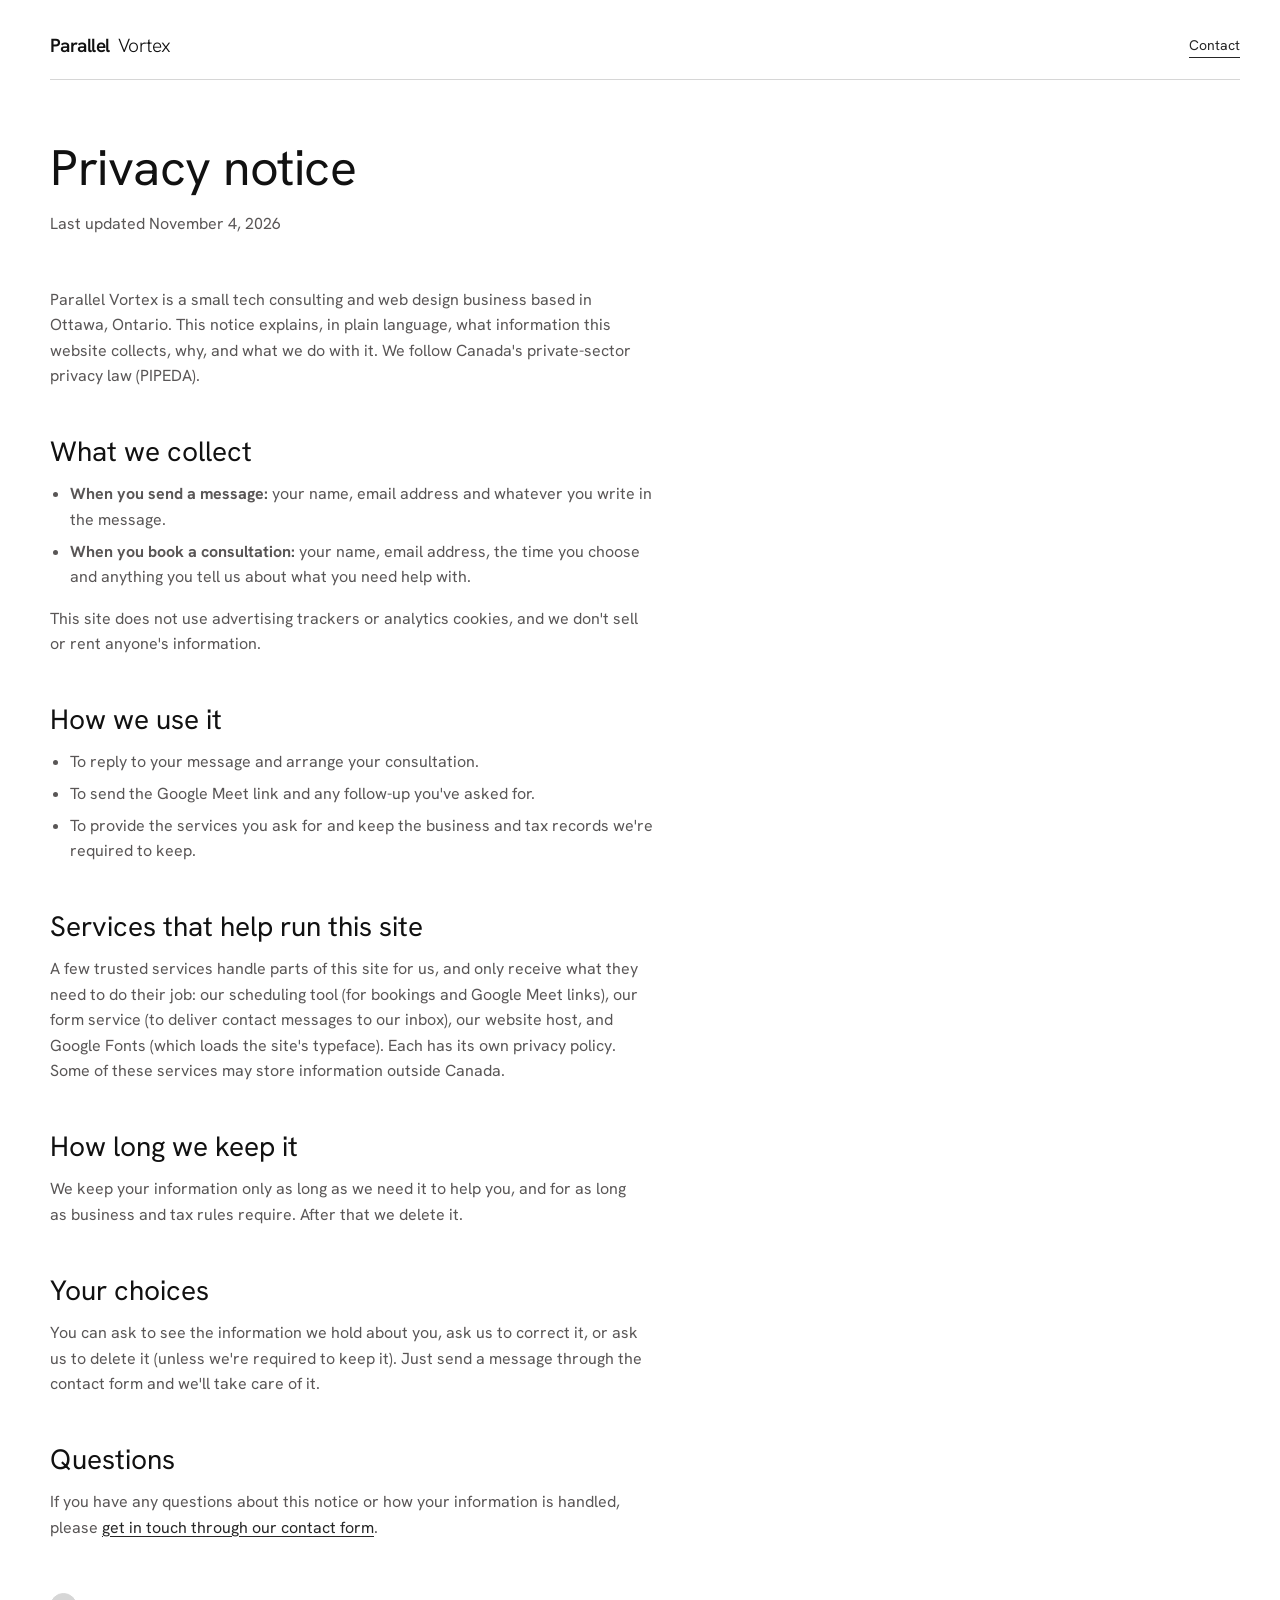
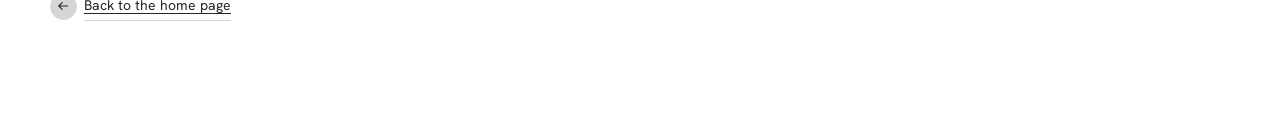
<file: privacy.html>
<!DOCTYPE html>
<html lang="en-CA">
<head>
  <meta charset="utf-8">
  <meta name="viewport" content="width=device-width, initial-scale=1, viewport-fit=cover">
  <title>Privacy Notice | Parallel Vortex</title>
  <meta name="description" content="How Parallel Vortex collects, uses and protects the information you share through this website.">
  <meta name="theme-color" content="#262626">
  <link rel="icon" href="data:image/svg+xml,%3Csvg xmlns='http://www.w3.org/2000/svg' viewBox='0 0 64 64'%3E%3Crect width='64' height='64' rx='14' fill='%23262626'/%3E%3Ctext x='32' y='42' font-family='Arial,sans-serif' font-size='28' font-weight='700' fill='%23fff' text-anchor='middle' letter-spacing='-1'%3EPV%3C/text%3E%3C/svg%3E">
  <link rel="apple-touch-icon" href="assets/img/apple-touch-icon.png">
  <link rel="preconnect" href="https://fonts.googleapis.com">
  <link rel="preconnect" href="https://fonts.gstatic.com" crossorigin>
  <link href="https://fonts.googleapis.com/css2?family=Hanken+Grotesk:wght@300;400;600&display=swap" rel="stylesheet">
  <link rel="stylesheet" href="css/tokens.css">
  <link rel="stylesheet" href="css/base.css">
  <link rel="stylesheet" href="css/components.css">
  <link rel="stylesheet" href="css/sections.css">
</head>
<body class="page">
  <svg width="0" height="0" style="position:absolute" aria-hidden="true" focusable="false">
    <symbol id="i-arrow" viewBox="0 0 12 12"><path d="M1 6h9.5M6.8 2.2 10.6 6l-3.8 3.8" fill="none" stroke="currentColor" stroke-width="1.2" stroke-linecap="round" stroke-linejoin="round"/></symbol>
  </svg>
  <div data-grid>
    <header class="page__bar">
      <a href="./" aria-label="Parallel Vortex home"><span class="wordmark" aria-hidden="true"><b>Parallel</b><span>Vortex</span></span></a>
      <a href="./#contact" class="buttonLine"><span class="buttonLine__label font-S">Contact</span><span class="buttonLine__line"><span></span><span></span></span></a>
    </header>

    <main class="page__body" id="main">
      <h1 class="font-XL">Privacy notice</h1>
      <p class="page__meta font-S">Last updated November 4, 2026</p>

      <p>Parallel Vortex is a small tech consulting and web design business based in Ottawa, Ontario. This notice explains, in plain language, what information this website collects, why, and what we do with it. We follow Canada's private-sector privacy law (PIPEDA).</p>

      <h2 class="font-M">What we collect</h2>
      <ul>
        <li><strong>When you send a message:</strong> your name, email address and whatever you write in the message.</li>
        <li><strong>When you book a consultation:</strong> your name, email address, the time you choose and anything you tell us about what you need help with.</li>
      </ul>
      <p>This site does not use advertising trackers or analytics cookies, and we don't sell or rent anyone's information.</p>

      <h2 class="font-M">How we use it</h2>
      <ul>
        <li>To reply to your message and arrange your consultation.</li>
        <li>To send the Google Meet link and any follow-up you've asked for.</li>
        <li>To provide the services you ask for and keep the business and tax records we're required to keep.</li>
      </ul>

      <h2 class="font-M">Services that help run this site</h2>
      <p>A few trusted services handle parts of this site for us, and only receive what they need to do their job: our scheduling tool (for bookings and Google Meet links), our form service (to deliver contact messages to our inbox), our website host, and Google Fonts (which loads the site's typeface). Each has its own privacy policy. Some of these services may store information outside Canada.</p>

      <h2 class="font-M">How long we keep it</h2>
      <p>We keep your information only as long as we need it to help you, and for as long as business and tax rules require. After that we delete it.</p>

      <h2 class="font-M">Your choices</h2>
      <p>You can ask to see the information we hold about you, ask us to correct it, or ask us to delete it (unless we're required to keep it). Just send a message through the contact form and we'll take care of it.</p>

      <h2 class="font-M">Questions</h2>
      <p>If you have any questions about this notice or how your information is handled, please <a href="./#contact">get in touch through our contact form</a>.</p>

      <div class="page__actions">
        <a href="./" class="buttonArrow buttonArrow--back" data-color="slate"><span class="button__title">Back to the home page</span><span class="button__arrow" aria-hidden="true"><svg class="icon icon--a1"><use href="#i-arrow"/></svg><svg class="icon icon--a2"><use href="#i-arrow"/></svg></span></a>
      </div>
    </main>
  </div>
</body>
</html>
</file>
<file: css/tokens.css>
/* Design tokens (palette, type, easing) */
:root {
  /* Palette */
  --white: #fff;
  --grey-wash: #f8f8f8;
  --mist: #ececec;
  --slate: #d6d6d6;
  --stone: #a3a3a3;
  --grey: #747474;
  --coal: #595656;
  --off-black: #262626;
  --night-black: #111;
  --glass: #0e0e0e99;
  --overlay: #000c;

  /* Type */
  --font: 'Hanken Grotesk', 'Helvetica Neue', Arial, sans-serif;
  --fs-3xl: clamp(4.6rem, .25rem + 5.6640625vw, 7.5rem);
  --fs-xxl: clamp(4.4rem, .2857142857rem + 5.3571428571vw, 5.6rem);
  --fs-xl: clamp(3.2rem, -2.9714285714rem + 8.0357142857vw, 5rem);
  --fs-l: clamp(2.8rem, -.6285714286rem + 4.4642857143vw, 3.8rem);
  --fs-m: clamp(2.4rem, 1.0285714286rem + 1.7857142857vw, 2.8rem);
  --fs-xm: clamp(2rem, .6285714286rem + 1.7857142857vw, 2.4rem);
  --fs-body: 1.6rem;
  --fs-s: 1.4rem;
  --fs-xs: 1.2rem;

  /* Motion */
  --ease-ui: cubic-bezier(0, 0, .13, .99);
  --ease-reveal: cubic-bezier(.14, .83, .4, 1);
  --ease-std: cubic-bezier(.4, 0, .2, 1);

  /* Layout */
  --row-gap: 0;
  --column-gap: 1rem;
  --gutter: 1.5rem;
  --cut: 2rem;
}

@media (min-width: 768px) {
  :root { --gutter: 3rem; }
}
@media (min-width: 1280px) {
  :root { --gutter: 4rem; }
}

/* Service card colour sets (main / content / contrast) */
[data-tone='ink']   { --toneMain: rgb(44, 56, 71);   --toneContent: #fff;    --toneContrast: #262626; }
[data-tone='sky']   { --toneMain: rgb(206, 216, 226); --toneContent: #262626; --toneContrast: #fff; }
[data-tone='clay']  { --toneMain: rgb(140, 88, 66);   --toneContent: #fff;    --toneContrast: #262626; }
[data-tone='sand']  { --toneMain: rgb(228, 210, 188); --toneContent: #262626; --toneContrast: #fff; }
</file>
<file: css/base.css>
/* Reset + base */
*, *::before, *::after { box-sizing: border-box; }
html, body, h1, h2, h3, h4, p, ul, ol, li, figure, blockquote, fieldset, legend { margin: 0; padding: 0; }
ul, ol { list-style: none; }
img, picture, video, svg { display: block; max-width: 100%; }
a { color: inherit; text-decoration: none; }
button { background: none; border: 0; padding: 0; cursor: pointer; }
select, button, input, textarea { font-family: inherit; font-size: inherit; line-height: inherit; font-weight: inherit; color: inherit; }
textarea { outline: none; resize: vertical; }
fieldset { border: 0; min-width: 0; }
[hidden] { display: none !important; }

html {
  font-size: 62.5%;
  -webkit-text-size-adjust: 100%;
  overflow-x: clip;
  background: var(--off-black);
}
html.lenis, html.lenis body { height: auto; }
.lenis.lenis-smooth { scroll-behavior: auto !important; }
.lenis.lenis-stopped { overflow: clip; }

body {
  font-family: var(--font);
  font-size: var(--fs-body);
  line-height: 1.5;
  font-weight: 400;
  color: var(--night-black);
  background: var(--white);
  overflow-x: clip;
  min-height: 100vh;
  -webkit-font-smoothing: antialiased;
  -moz-osx-font-smoothing: grayscale;
  text-rendering: optimizeLegibility;
}
body.preloaderActive { overflow: hidden; }
html:has(body.preloaderActive) { overflow: hidden; }

::selection { background: var(--off-black); color: var(--white); }

:focus-visible { outline: .15rem dashed currentColor; outline-offset: .3rem; }

.sr-only {
  position: absolute !important; width: 1px; height: 1px; padding: 0; margin: -1px;
  overflow: hidden; clip: rect(0, 0, 0, 0); white-space: nowrap; border: 0;
}

.skipLink {
  position: fixed; top: 1rem; left: 1rem; z-index: 10000;
  background: var(--white); color: var(--off-black); padding: 1rem 1.6rem; border-radius: .6rem;
  font-size: var(--fs-s); transform: translateY(-200%); transition: transform .3s var(--ease-ui);
}
.skipLink:focus { transform: translateY(0); }

/* Type scale (mirrors the reference type classes) */
.font-3XL, .font-XXL, .font-XL, .font-L, .font-M, .font-XM, .font-S, .font-S--semibold, .font-XS, .font-XS--semibold {
  font-family: var(--font); font-weight: 400; color: inherit; letter-spacing: 0;
}
.font-3XL { font-size: var(--fs-3xl); line-height: 100%; letter-spacing: -.02em; }
.font-XXL { font-size: var(--fs-xxl); line-height: 110%; letter-spacing: -.015em; }
.font-XL  { font-size: var(--fs-xl);  line-height: 110%; letter-spacing: -.01em; }
.font-L   { font-size: var(--fs-l);   line-height: 110%; letter-spacing: -.01em; }
.font-M   { font-size: var(--fs-m);   line-height: 130%; }
.font-XM  { font-size: var(--fs-xm);  line-height: 130%; }
.font-S, .font-S--semibold { font-size: var(--fs-s); line-height: 135%; }
.font-S--semibold { font-weight: 600; }
.font-XS, .font-XS--semibold { font-size: var(--fs-xs); line-height: 140%; }
.font-XS--semibold { font-weight: 600; }

/* Grid template: [full] gutter [main] N columns [main] gutter [full] */
[data-grid] {
  display: grid;
  gap: var(--row-gap) var(--column-gap);
  grid-template-columns: [full-start] minmax(1.5rem, 1fr) [main-start] repeat(4, minmax(0, 100px)) [main-end] minmax(1.5rem, 1fr) [full-end];
  grid-template-rows: auto;
}
@media (min-width: 480px) {
  [data-grid] { grid-template-columns: [full-start] minmax(1.5rem, 1fr) [main-start] repeat(6, minmax(0, 100px)) [main-end] minmax(1.5rem, 1fr) [full-end]; }
}
@media (min-width: 768px) {
  [data-grid] { grid-template-columns: [full-start] minmax(3rem, 1fr) [main-start] repeat(12, minmax(0, 100px)) [main-end] minmax(3rem, 1fr) [full-end]; }
}
@media (min-width: 1280px) {
  [data-grid] { grid-template-columns: [full-start] minmax(4rem, 1fr) [main-start] repeat(20, minmax(50px, 80px)) [main-end] minmax(4rem, 1fr) [full-end]; }
}

/* Chamfered corner motif */
.cut-tl { clip-path: polygon(var(--cut) 0, 100% 0, 100% 100%, 0 100%, 0 var(--cut)); }
.cut-tr { clip-path: polygon(0 0, calc(100% - var(--cut)) 0, 100% var(--cut), 100% 100%, 0 100%); }
.cut-br { clip-path: polygon(0 0, 100% 0, 100% calc(100% - var(--cut)), calc(100% - var(--cut)) 100%, 0 100%); }

/* Scroll-reveal base states (set only when JS + motion are available) */
.js-motion [data-reveal] { opacity: 0; }
[data-imageanimate] {
  clip-path: inset(40% 0 0 0); opacity: .2; overflow: hidden;
  transition: clip-path 1.2s var(--ease-reveal), opacity 1.2s var(--ease-reveal);
}
[data-imageanimate] img { scale: 1.5; transition: scale 1.2s var(--ease-reveal), transform .3s ease-in-out; }
[data-imageanimate='true'] { clip-path: inset(0 0 0 0); opacity: 1; }
[data-imageanimate='true'] img { scale: 1; }
.no-js [data-imageanimate], .reduced [data-imageanimate] { clip-path: none; opacity: 1; }
.no-js [data-imageanimate] img, .reduced [data-imageanimate] img { scale: 1; }

@media (prefers-reduced-motion: reduce) {
  *, *::before, *::after { animation-duration: .01ms !important; animation-iteration-count: 1 !important; transition-duration: .01ms !important; }
}
</file>
<file: css/components.css>
/* ==========================================================================
   Icons
   ========================================================================== */
.icon { width: 1.2rem; height: 1.2rem; flex-shrink: 0; }
.icon--lg { width: 1.6rem; height: 1.6rem; }

/* ==========================================================================
   buttonArrow: underlined label + round arrow chip
   ========================================================================== */
.buttonArrow {
  display: inline-flex; flex-direction: row; align-items: center; gap: .7rem;
  color: var(--off-black); background: transparent; width: fit-content; height: 2.7rem;
  font-size: var(--fs-s); line-height: 135%; cursor: pointer; position: relative; z-index: 2;
}
.buttonArrow .button__title {
  margin-bottom: -1rem; padding-bottom: .5rem; border-bottom: .1rem solid var(--slate); white-space: nowrap;
}
.buttonArrow .button__arrow {
  border-radius: 50%; width: 2.7rem; height: 2.7rem; max-height: 2.7rem; flex-shrink: 0;
  display: flex; justify-content: center; align-items: center; margin-bottom: -.5rem;
  background: var(--white); color: var(--night-black); border: .1rem solid var(--white);
  overflow: hidden; position: relative;
  transition: width .3s var(--ease-ui), border-radius .3s var(--ease-ui), background-color .3s var(--ease-ui);
}
.buttonArrow .button__arrow .icon { position: absolute; top: 50%; left: 50%; width: 1.1rem; height: 1.1rem; }
.buttonArrow .button__arrow .icon--a1 { transform: translate(-50%, -50%); transition: transform .3s ease; }
.buttonArrow .button__arrow .icon--a2 { transform: translate(-260%, -50%); transition: transform .3s ease; }
@media (hover: hover) and (pointer: fine) {
  .buttonArrow:hover .button__arrow, [data-arrowhover]:hover .buttonArrow .button__arrow { width: 3.7rem; border-radius: 1.35rem; }
  .buttonArrow:hover .button__arrow .icon--a1, [data-arrowhover]:hover .buttonArrow .icon--a1 { transform: translate(220%, -50%); }
  .buttonArrow:hover .button__arrow .icon--a2, [data-arrowhover]:hover .buttonArrow .icon--a2 { transform: translate(-50%, -50%); transition-delay: .3s; }
}
.buttonArrow[data-color='slate'] .button__arrow { background: var(--slate); border-color: var(--slate); color: var(--off-black); }
.buttonArrow[data-color='dark'] .button__arrow { background: var(--off-black); border-color: var(--off-black); color: var(--white); }
.buttonArrow[data-color='white'] { color: var(--white); }
.buttonArrow[data-color='white'] .button__title { border-color: rgba(255, 255, 255, .5); }
.buttonArrow[data-color='white'] .button__arrow { background: var(--white); color: var(--off-black); }
.buttonArrow[data-border] .button__arrow { background: transparent; color: var(--white); }
.buttonArrow[data-no-underline] .button__title { border-bottom: none; }
.buttonArrow--icon .button__arrow { margin-bottom: 0; }
.buttonArrow--down .button__arrow { transform: rotate(90deg); }
.buttonArrow--up .button__arrow { transform: rotate(-90deg); }
.buttonArrow--back { flex-direction: row-reverse; }
.buttonArrow--back .button__arrow { transform: rotate(180deg); }
.buttonArrow[disabled], .buttonArrow[aria-disabled='true'] { opacity: .45; pointer-events: none; }
.buttonArrow.is-loading .button__arrow .icon { opacity: 0; }
.buttonArrow.is-loading .button__arrow::after {
  content: ''; width: 1.2rem; height: 1.2rem; border-radius: 50%;
  border: .15rem solid currentColor; border-right-color: transparent; animation: spin .7s linear infinite;
}
@keyframes spin { to { transform: rotate(360deg); } }

/* ==========================================================================
   buttonCircle: outlined circle with rising fill
   ========================================================================== */
.buttonCircle {
  position: relative; display: flex; align-items: center; justify-content: center;
  padding: 1.2rem; border-radius: 50%; width: fit-content; height: fit-content; overflow: hidden;
  color: var(--off-black); background: transparent; border: .1rem solid var(--off-black); isolation: isolate;
  transition: color .3s var(--ease-ui), border-color .3s var(--ease-ui);
}
.buttonCircle .icon { position: relative; z-index: 2; width: 1.4rem; height: 1.4rem; }
.buttonCircle__background {
  z-index: 1; position: absolute; inset: 100% 0 0 0; border-radius: 100%; background: var(--off-black);
  transition: all .3s var(--ease-ui);
}
.buttonCircle[data-color='white'] { color: var(--white); border-color: var(--white); }
.buttonCircle[data-color='white'] .buttonCircle__background { background: var(--white); }
.buttonCircle[data-tonecolor] { color: var(--toneContent); border-color: var(--toneContent); }
.buttonCircle[data-tonecolor] .buttonCircle__background { background: var(--toneContent); }
.buttonCircle--sm { padding: .9rem; }
.buttonCircle--sm .icon { width: 1.1rem; height: 1.1rem; }
.buttonCircle[disabled] { opacity: .3; pointer-events: none; }
@media (hover: hover) and (pointer: fine) {
  .buttonCircle:hover, [data-btnhover]:hover .buttonCircle { color: var(--white); }
  .buttonCircle:hover .buttonCircle__background, [data-btnhover]:hover .buttonCircle .buttonCircle__background { top: 0; border-radius: 25%; }
  .buttonCircle[data-color='white']:hover, [data-btnhover]:hover .buttonCircle[data-color='white'] { color: var(--off-black); }
  .buttonCircle[data-tonecolor]:hover, [data-btnhover]:hover .buttonCircle[data-tonecolor] { color: var(--toneContrast); }
}

/* ==========================================================================
   buttonLine: text with sliding underline
   ========================================================================== */
.buttonLine {
  color: var(--off-black); background: transparent; width: fit-content; height: fit-content;
  display: inline-flex; flex-direction: column; transition: color .3s var(--ease-ui); font-size: var(--fs-s);
}
.buttonLine__label { display: inline-flex; align-items: center; gap: .7rem; }
.buttonLine__line { margin-top: .3rem; width: 100%; position: relative; height: .1rem; overflow: hidden; }
.buttonLine__line > span { position: absolute; inset: 0; background: currentColor; transition: transform .3s; }
.buttonLine__line > span:last-child { transform: translateX(-105%); }
.buttonLine[data-color='white'] { color: var(--white); }
@media (hover: hover) and (pointer: fine) {
  .buttonLine:hover .buttonLine__line > span:first-child { transform: translateX(105%); }
  .buttonLine:hover .buttonLine__line > span:last-child { transform: translateX(0); transition-delay: .3s; }
}
/* Hidden-line variant (grey text, line appears on hover) */
.buttonLine[data-hideline] { color: var(--grey); }
.buttonLine[data-hideline] .buttonLine__line > span:first-child { transform: translateX(-105%); }
.buttonLine[data-hideline] .buttonLine__line > span:last-child { opacity: 0; }
@media (hover: hover) and (pointer: fine) {
  .buttonLine[data-hideline]:hover { color: var(--white); }
  .buttonLine[data-hideline]:hover .buttonLine__line > span:first-child { transform: translateX(0); }
}

/* ==========================================================================
   Header + menu button
   ========================================================================== */
.mainHeader { position: fixed; inset: 0 0 auto 0; z-index: 900; pointer-events: none; }
.navigationMain { position: relative; }
.navigationMain__topBar {
  grid-column: main; display: flex; align-items: center; justify-content: space-between;
  margin: 2.5rem -1rem; padding: 1rem; position: relative; z-index: 10;
}
.navigationMain__topBarLogo {
  pointer-events: auto; display: flex; align-items: center; height: 3rem; color: var(--white);
  transition: color .3s;
}
body[data-logocolor='dark'] .navigationMain__topBarLogo { color: var(--night-black); }
.menu-open .navigationMain__topBarLogo { color: var(--white) !important; opacity: 1 !important; pointer-events: auto !important; }
.navigationMain__topBarItems { pointer-events: auto; display: flex; }

.wordmark { display: inline-flex; align-items: baseline; gap: .45em; font-size: 1.9rem; line-height: 1; letter-spacing: -.03em; white-space: nowrap; }
.wordmark b { font-weight: 600; }
.wordmark span { font-weight: 300; }

.buttonMenu {
  padding: 0 .7rem 0 0; border-radius: .6rem; background: var(--glass);
  -webkit-backdrop-filter: blur(5px); backdrop-filter: blur(5px); color: var(--white);
  height: 3.6rem; display: flex; align-items: center; justify-content: center; transition: all .3s;
}
.buttonMenu:focus-visible { outline: .15rem dashed var(--white); outline-offset: .2rem; }
.buttonMenu__text {
  background: var(--off-black); height: 2.4rem; margin-left: .6rem; margin-right: .5rem; padding: 0 .8rem;
  border-radius: .4rem; display: flex; align-items: center; justify-content: center; color: var(--white);
}
.buttonMenu__textClose { display: none; }
.buttonMenu[data-menu='open'] { color: var(--night-black); background: var(--white); }
.buttonMenu[data-menu='open'] .buttonMenu__textMenu { display: none; }
.buttonMenu[data-menu='open'] .buttonMenu__textClose { display: flex; }
.menuLine { width: 3rem; height: 3rem; overflow: visible; }

/* ==========================================================================
   Full-screen menu overlay
   ========================================================================== */
.navigationMain__dropDown {
  position: fixed; inset: 0; top: 100vh; height: 100dvh; min-height: 100dvh; width: 100%;
  background: var(--overlay); -webkit-backdrop-filter: blur(3.5rem); backdrop-filter: blur(3.5rem);
  color: var(--white); pointer-events: auto; display: none; grid-template-rows: auto 1fr;
  overflow-y: auto; overscroll-behavior: contain; z-index: 5;
}
.navigationMain__dropDownLine {
  grid-column: 2 / -2; grid-row: 1; height: 10rem; border-bottom: .1rem solid var(--white); opacity: .3;
}
@media (min-width: 1280px) { .navigationMain__dropDownLine { height: 13rem; } }
.navigationMain__dropDownWrapper {
  grid-column: full; grid-row: 2; display: grid; grid-template-columns: subgrid; grid-template-rows: auto auto 1fr;
  padding-bottom: 2.5rem;
}
@media (min-width: 768px) { .navigationMain__dropDownWrapper { grid-template-rows: auto 1fr; padding-bottom: 3.5rem; } }

.navigationMain__label { padding: 1rem 0; color: var(--grey); margin-bottom: .7rem; display: block; }
@media (min-width: 768px) { .navigationMain__label { padding: 1.6rem 0 1rem; } }

.navigationMain__mainMenu {
  grid-column: 2 / -2; grid-row: 1; display: flex; flex-direction: column; padding-bottom: 3rem;
  border-bottom: 1px solid rgba(255, 255, 255, .3);
}
@media (min-width: 768px) { .navigationMain__mainMenu { grid-column: 2 / 9; border-bottom: none; padding-bottom: 0; } }
@media (min-width: 1280px) { .navigationMain__mainMenu { grid-column: 2 / 12; } }
.navigationMain__mainMenuItem { display: inline-flex; margin-bottom: .7rem; transition: filter .3s, opacity .3s; }

.navigationMain__subMenu {
  grid-column: 2 / -2; grid-row: 2; display: flex; flex-direction: column; gap: .3rem;
  padding: 2rem 0 3rem; border-bottom: 1px solid rgba(255, 255, 255, .3);
}
@media (min-width: 768px) { .navigationMain__subMenu { grid-column: 9 / -2; grid-row: 1; padding: 0; border-bottom: none; } }
@media (min-width: 1280px) { .navigationMain__subMenu { grid-column: -9 / -2; } }
.navigationMain__subMenuItem { display: inline-flex; margin-bottom: 1rem; transition: filter .3s; }
@media (min-width: 768px) { .navigationMain__subMenuItem { margin-bottom: .2rem; } }
@media (min-width: 768px) and (hover: hover) {
  [data-blurred='true'] { filter: blur(.2rem); }
}

.navigationMain__bottom {
  grid-column: 2 / -2; grid-row: 3; align-self: end; display: flex; flex-direction: column; gap: 4rem; margin-top: 5rem;
}
@media (min-width: 768px) {
  .navigationMain__bottom { grid-row: 2; flex-direction: row; justify-content: space-between; align-items: end; margin-top: 6rem; }
}
.navigationMain__social { display: flex; flex-direction: row; gap: 2rem; flex-wrap: wrap; }
.navigationMain__contact { display: flex; gap: 4rem; flex-wrap: wrap; }

.contactInfo { display: flex; flex-direction: column; gap: .4rem; }
.contactInfo__label { margin-bottom: .6rem; }
.contactInfo p { color: inherit; }

/* ==========================================================================
   Blob cursor
   ========================================================================== */
.blob {
  position: fixed; top: 0; left: 0; z-index: 800; pointer-events: none;
  width: 11rem; height: 11rem; border-radius: 50%; display: none; align-items: center; justify-content: center;
  background: var(--glass); -webkit-backdrop-filter: blur(10px); backdrop-filter: blur(10px);
  color: var(--white); font-size: 1.6rem; font-weight: 300; text-align: center;
  transform: scale(0); opacity: 0;
}
@media (hover: hover) and (pointer: fine) { .blob { display: flex; } }

/* ==========================================================================
   Form fields (underline style)
   ========================================================================== */
.field { display: flex; flex-direction: column; gap: .6rem; position: relative; }
.field__label { color: var(--coal); }
.field__input {
  width: 100%; border: 0; border-bottom: .1rem solid var(--slate); background: transparent;
  padding: .6rem 0 1rem; font-size: var(--fs-xm); line-height: 1.3; color: var(--night-black); border-radius: 0;
  transition: border-color .3s var(--ease-ui); -webkit-appearance: none; appearance: none;
}
.field__input::placeholder { color: var(--stone); }
.field__input:focus { outline: none; border-bottom-color: var(--off-black); }
.field__input:focus-visible { outline: none; }
textarea.field__input { min-height: 9rem; font-size: var(--fs-body); line-height: 1.5; }
.field__error { color: #a3312a; font-size: var(--fs-xs); min-height: 1.7rem; }
.field.is-invalid .field__input { border-bottom-color: #a3312a; }
.field-row { display: grid; grid-template-columns: 1fr 1fr; gap: 2rem; }
.field-row--3 { grid-template-columns: 2fr 1fr 1fr; }
@media (max-width: 479px) { .field-row--3 { grid-template-columns: 1fr 1fr; } .field-row--3 > :first-child { grid-column: 1 / -1; } }

/* Success state shared by booking / contact */
.success { display: flex; flex-direction: column; align-items: flex-start; gap: 1.6rem; }
.success__icon {
  width: 5.6rem; height: 5.6rem; border-radius: 50%; border: .1rem solid currentColor;
  display: flex; align-items: center; justify-content: center; margin-bottom: 1rem;
}
.success__icon svg { width: 2.2rem; height: 2.2rem; }
.success__icon path { stroke-dasharray: 30; stroke-dashoffset: 30; }
.success.is-in .success__icon path { animation: draw .7s .25s var(--ease-ui) forwards; }
@keyframes draw { to { stroke-dashoffset: 0; } }
.success__text { color: var(--coal); max-width: 46rem; }
.success__recap { display: flex; flex-direction: column; gap: .3rem; padding: 1.6rem 0; border-top: .1rem solid var(--slate); border-bottom: .1rem solid var(--slate); width: 100%; }
</file>
<file: css/sections.css>
/* ==========================================================================
   Preloader (acronym reveal)
   ========================================================================== */
.preloader {
  position: fixed; inset: 0; z-index: 9000; background: var(--off-black);
  display: flex; justify-content: center; align-items: center; min-width: 100vw; overflow: hidden;
}
.no-js .preloader, .reduced .preloader, .skip-preloader .preloader { display: none; }
.preloader__imageWrapper {
  position: relative; z-index: 10; height: 20rem; width: auto; aspect-ratio: 8 / 5;
  display: grid; grid-template: 100% / 100%; transform: scale(0);
  clip-path: polygon(4rem 0, 100% 0, 100% calc(100% - 4rem), calc(100% - 4rem) 100%, 0 100%, 0 4rem);
}
.preloader__image { grid-area: 1 / 1; width: 100%; height: 100%; object-fit: cover; }
.preloader__mark {
  grid-area: 1 / 1; place-self: center; z-index: 2; color: var(--white); text-align: center;
  opacity: 0; text-shadow: 0 .2rem 2rem rgba(0, 0, 0, .25); white-space: nowrap;
}
.preloader__mark .wordmark { font-size: clamp(2.6rem, 1.4rem + 2vw, 4.2rem); }
.preloader__wordWrapper { position: absolute; top: 50%; left: 50%; transform: translate(-50%, -50%); }
.preloader__section { position: relative; display: flex; flex-direction: column; width: fit-content; color: var(--white); }
.preloader__section::before {
  content: ''; position: absolute; top: 0; left: 1rem; height: 100%; width: 4rem; background: var(--off-black); z-index: 3;
}
.preloader__word { display: flex; margin: 0 5rem; width: fit-content; overflow: hidden; opacity: 0; }
.preloader__wordFl { position: relative; background: var(--off-black); z-index: 2; }
.preloader__wordRl { position: relative; z-index: 1; transform: translateX(-150%); }

/* ==========================================================================
   Hero + services track
   ========================================================================== */
.homeHero {
  position: relative; width: 100%; max-width: 100%; display: grid; grid-template-columns: 1fr;
  grid-template-rows: 100svh auto; min-height: calc(100svh + 1px); background: var(--night-black);
}
.homeHero__main {
  grid-column: 1 / -1; grid-row: 1; height: 100svh; position: sticky; top: 0; width: 100%;
  display: grid; column-gap: var(--column-gap);
  grid-template-columns: minmax(1.5rem, 1fr) repeat(4, minmax(0, 100px)) minmax(1.5rem, 1fr);
  grid-template-rows: 6rem 1fr 10rem 1fr 6rem; padding: 4rem 0 3.5rem; color: var(--white); isolation: isolate;
}
@media (min-width: 480px) {
  .homeHero__main { grid-template-columns: minmax(1.5rem, 1fr) repeat(6, minmax(0, 100px)) minmax(1.5rem, 1fr); }
}
.homeHero__media { position: absolute; inset: 0; width: 100vw; overflow: hidden; z-index: -2; }
.homeHero__mainBackground {
  position: absolute; inset: 0; width: 100%; height: 100%; object-fit: cover; filter: brightness(.42);
  transform-origin: 62% 45%; animation: kenburns 32s ease-in-out infinite alternate;
}
@keyframes kenburns { from { transform: scale(1.02) translate3d(0, 0, 0); } to { transform: scale(1.14) translate3d(-1.5%, -1%, 0); } }
.homeHero__mainOverlay { position: absolute; inset: 0; width: 100vw; background: rgba(0, 0, 0, 0); z-index: -1; pointer-events: none; }
.homeHero__vortex {
  position: absolute; top: 50%; left: 62%; width: 200vmax; height: 200vmax; margin: -100vmax 0 0 -100vmax;
  pointer-events: none; opacity: .55; mix-blend-mode: soft-light;
  background:
    conic-gradient(from 0deg at 50% 50%, transparent 0deg, rgba(255,255,255,.10) 40deg, transparent 95deg,
      transparent 180deg, rgba(255,255,255,.08) 230deg, transparent 290deg, transparent 360deg);
  -webkit-mask: radial-gradient(circle at 50% 50%, #000 0, #000 12%, transparent 46%);
  mask: radial-gradient(circle at 50% 50%, #000 0, #000 12%, transparent 46%);
  animation: vortex 90s linear infinite;
}
@keyframes vortex { to { transform: rotate(360deg); } }
.no-vortex .homeHero__vortex { display: none; }

.homeHero__detail { color: var(--white); }
.homeHero__detail--one { grid-column: 2 / -2; grid-row: 3; align-self: start; }
.homeHero__detail--two { grid-column: 2 / -2; grid-row: 3; align-self: start; margin-top: 2.6rem; opacity: .8; }
.homeHero__detail--three {
  grid-row: 5; grid-column: 2 / -1; place-self: end start; width: fit-content; height: fit-content;
  border-bottom: .1rem solid var(--white); padding-bottom: .8rem; cursor: pointer;
  display: flex; align-items: center; gap: 1rem;
}
.homeHero__detail--three .buttonArrow { display: none; }
.homeHero__explore--touch { display: none; }
@media (hover: none) and (pointer: coarse) {
  .homeHero__explore--touch { display: inline; }
  .homeHero__explore--fine { display: none; }
}
.homeHero__title { grid-row: 4; grid-column: 2 / -2; align-self: end; max-width: 90rem; position: relative; }
.homeHero__title h1 { max-width: 12ch; }
.homeHero__cta { margin-top: 3.2rem; }

@media (min-width: 768px) {
  .homeHero__main {
    position: absolute; top: 0; left: 0; height: 100vh;
    grid-template-columns: repeat(12, minmax(0, 1fr)); grid-template-rows: 1fr auto 1fr; padding: 6rem 3rem;
  }
  .homeHero__detail--one { grid-row: 2; grid-column: 1 / 5; }
  .homeHero__detail--two { grid-row: 2; grid-column: 5 / 9; margin-top: 0; opacity: 1; }
  .homeHero__detail--three {
    grid-row: 2; grid-column: 9 / -1; place-self: start end; border-bottom: none; padding-bottom: 0;
    justify-content: flex-end; width: auto;
  }
  .homeHero__detail--three .buttonArrow { display: inline-flex; margin-top: -.5rem; }
  .homeHero__title { grid-row: 3; grid-column: 1 / -1; width: 90vw; }
}
@media (min-width: 768px) and (pointer: coarse) { .homeHero__detail--three .buttonArrow .button__arrow { transform: rotate(90deg); } }
@media (pointer: fine) and (min-width: 992px) { .homeHero__main { padding: 6rem 4rem 6rem 5rem; } }

/* Desktop: pinned horizontal track. Cards start just right of the hero copy. */
@media (pointer: fine) and (min-width: 768px) {
  .js-motion .homeHero { height: 100vh; grid-template-columns: 100vw auto; grid-template-rows: 100vh; min-height: unset; margin-bottom: 20rem; overflow: visible; }
  .js-motion .homeHero__main { grid-column: 1; }
  .js-motion .homeHero__categories { grid-column: 2; grid-row: 1; flex-flow: row nowrap; height: 100vh; width: fit-content; z-index: 2; }
}
@media (pointer: fine) and (min-width: 1280px) {
  .homeHero__main { grid-template-columns: repeat(22, minmax(0, 1fr)); }
  .js-motion .homeHero { grid-template-columns: calc(100vw - 20rem) auto; }
  .js-motion .homeHero__main { max-width: calc(100vw - 20rem); }
  .homeHero__detail--one { grid-column: 1 / 7; }
  .homeHero__detail--two { grid-column: 7 / 13; }
  .homeHero__detail--three { grid-column: -7 / -1; }
}

.homeHero__categories { display: flex; flex-direction: column; grid-column: 1 / -1; grid-row: 2; width: 100%; height: fit-content; position: relative; z-index: 2; }

/* Card (mobile/touch first) */
.svcCard {
  position: relative; width: 100%; max-width: 100vw; overflow: hidden; color: var(--toneContent);
  display: grid; grid-template-columns: 72% 28%; grid-template-rows: 27.5rem;
}
.svcCard__wrap { grid-column: 1 / -1; grid-row: 1; background: var(--toneMain); color: var(--toneContent); }
.svcCard__image {
  grid-row: 1; grid-column: 2; position: relative; overflow: hidden; height: 100%; min-width: 10rem; z-index: 2; cursor: pointer; contain: paint;
}
.svcCard__image img { position: absolute; inset: 0; width: 100%; height: 100%; object-fit: cover; filter: brightness(.8); backface-visibility: hidden; }
.svcCard__content {
  position: relative; height: 100%; display: grid; padding: 2rem 2.5rem;
  grid-template-columns: calc(72% + 1.25rem) calc(28% - 1.25rem); grid-template-rows: 1fr auto auto;
}
.svcCard__button { display: none; }
.svcCard__title { grid-row: 1; grid-column: 1; max-width: 9em; font-size: clamp(3.2rem, 2rem + 3vw, 5.6rem); padding-right: 1rem; }
.svcCard__subtitle { grid-row: 2; grid-column: 1; max-width: 18rem; margin-top: 1.5rem; opacity: .85; }
.svcCard__count { grid-row: 3; grid-column: 1; align-self: end; margin-top: 1.5rem; }
.svcCard__thumb {
  --cut: 2rem; grid-row: 2 / 4; grid-column: 1; justify-self: end; align-self: end; margin-right: 1.5rem;
  width: 10rem; height: 6.8rem; position: relative; overflow: hidden;
  clip-path: polygon(0 0, 100% 0, 100% calc(100% - var(--cut)), calc(100% - var(--cut)) 100%, 0 100%);
}
.svcCard__thumb img { width: 100%; height: 100%; object-fit: cover; }
@media (max-width: 479px) { .svcCard__thumb { display: none; } }

.svcCard--last { display: none; }

@media (pointer: fine) and (min-width: 768px) {
  .js-motion .svcCard {
    height: 100%; width: auto; min-width: 50rem; max-width: 80vw; aspect-ratio: 6 / 7; margin-right: -.2rem;
    grid-template-columns: 1fr; grid-template-rows: calc(100vh - 28.5rem) 28.5rem;
  }
  .js-motion .svcCard--last { display: block; background: var(--white); }
  .js-motion .svcCard__image { grid-column: 1 / -1; grid-row: 1; width: 100%; }
  .js-motion .svcCard__image img { filter: none; }
  .js-motion .svcCard__wrap { grid-row: 2; }
  .js-motion .svcCard__content { padding: 4rem 3rem 0; grid-template-columns: 1fr auto; grid-template-rows: 1fr auto auto; }
  .js-motion .svcCard__button { display: flex; grid-column: 2; grid-row: 1; align-self: start; opacity: 0; margin-left: auto; z-index: 3; }
  .js-motion .svcCard__title { grid-row: 2; grid-column: 1; font-size: var(--fs-xxl); }
  .js-motion .svcCard__subtitle { grid-row: 2; grid-column: 2; place-self: end end; text-align: right; font-size: 1.6rem; max-width: 18rem; margin: 0; }
  .js-motion .svcCard__count { grid-row: 3; grid-column: 1; padding: 1rem 0 3rem; margin: 0; }
  .js-motion .svcCard__thumb { display: none; }
}
@media (pointer: fine) and (min-width: 1280px) { .js-motion .svcCard { max-width: 90rem; } }

/* ==========================================================================
   About (statement block)
   ========================================================================== */
.blockIntro { padding: 8rem 0 5rem; }
@media (min-width: 992px) { .blockIntro { padding: 6rem 0; } }
.blockIntro__title { grid-column: 2 / -2; margin-bottom: 5rem; color: var(--night-black); }
@media (min-width: 992px) { .blockIntro__title { margin-bottom: 6rem; grid-column: 2 / -3; } }
@media (min-width: 1280px) { .blockIntro__title { grid-column: 2 / -6; } }
@media (min-width: 1440px) { .blockIntro__title { grid-column: 2 / -9; } }
.blockIntro__tagline { grid-column: 2 / -2; margin-bottom: 2.5rem; color: var(--coal); }
@media (min-width: 768px) { .blockIntro__tagline { grid-row: 2; grid-column: 2 / 5; } }
@media (min-width: 1280px) { .blockIntro__tagline { grid-column: 2 / 6; } }
.blockIntro__text { grid-column: 2 / -2; margin-bottom: 4rem; color: var(--off-black); }
@media (min-width: 768px) { .blockIntro__text { grid-row: 2; grid-column: 6 / -2; } }
@media (min-width: 992px) { .blockIntro__text { grid-column: 6 / -3; } }
@media (min-width: 1280px) { .blockIntro__text { grid-column: 7 / -5; } }
.blockIntro__text p + p { margin-top: 1.6rem; }
.blockIntro__button { grid-column: 2 / -2; }
@media (min-width: 768px) { .blockIntro__button { grid-column: 6 / -2; } }
@media (min-width: 1280px) { .blockIntro__button { grid-column: 7 / -5; } }

/* ==========================================================================
   Section header (shared)
   ========================================================================== */
.sectionHead { grid-column: 2 / -2; display: flex; flex-direction: column; gap: 1.6rem; padding-bottom: 3rem; margin-bottom: 5rem; border-bottom: .1rem solid var(--slate); }
.sectionHead__eyebrow { color: var(--coal); }
.sectionHead__text { color: var(--coal); max-width: 44rem; }
@media (min-width: 768px) {
  .sectionHead { flex-direction: row; justify-content: space-between; align-items: end; gap: 4rem; }
  .sectionHead__text { text-align: right; }
}

/* ==========================================================================
   How it works (process panel)
   ========================================================================== */
.process { margin: 10rem 0; }
.process__panel {
  grid-column: 1 / -1; display: grid; grid-template-columns: subgrid; background: var(--grey-wash);
  padding: 10rem 0 10rem; position: relative;
}
.process__panel::after {
  content: ''; position: absolute; top: 0; right: 0; width: 6rem; height: 6rem; background: var(--white);
  clip-path: polygon(100% 0, 0 0, 100% 100%);
}
@media (min-width: 992px) { .process__panel::after { width: 7rem; height: 7rem; } }
.process__tagline { grid-column: 2 / -2; padding-bottom: 1.5rem; border-bottom: .1rem solid var(--coal); margin-bottom: 3rem; color: var(--coal); display: flex; justify-content: space-between; }
.process__title { grid-column: 2 / -2; margin-bottom: 6rem; }
@media (min-width: 768px) { .process__title { grid-column: 2 / -4; } }
@media (min-width: 1280px) { .process__title { grid-column: 2 / -9; } }
.process__steps { grid-column: 2 / -2; display: grid; grid-template-columns: 1fr; gap: 1rem; counter-reset: step; }
@media (min-width: 768px) { .process__steps { grid-template-columns: 1fr 1fr; } }
@media (min-width: 1280px) { .process__steps { grid-template-columns: repeat(4, 1fr); } }
.step {
  --cut: 3rem; background: var(--white); padding: 2.6rem 2.6rem 3rem; min-height: 26rem;
  display: flex; flex-direction: column; justify-content: space-between; gap: 4rem;
  clip-path: polygon(0 0, calc(100% - var(--cut)) 0, 100% var(--cut), 100% 100%, 0 100%);
}
@media (min-width: 1280px) { .step { min-height: 34rem; } }
.step__num { color: var(--coal); display: flex; align-items: center; gap: 1rem; }
.step__num::after { content: ''; flex: 1; height: .1rem; background: var(--slate); max-width: 6rem; }
.step__title { margin-bottom: 1.2rem; }
.step__text { color: var(--coal); }

/* ==========================================================================
   Booking
   ========================================================================== */
.book { padding: 10rem 0; scroll-margin-top: 0; }
.book__info { grid-column: 2 / -2; display: flex; flex-direction: column; gap: 3rem; margin-bottom: 4rem; }
.book__widget { grid-column: 1 / -1; }
@media (min-width: 480px) { .book__widget { grid-column: 2 / -2; } }
@media (min-width: 992px) {
  .book__info { grid-column: 2 / 6; margin-bottom: 0; }
  .book__widget { grid-column: 6 / -2; }
}
@media (min-width: 1280px) {
  .book__info { grid-column: 2 / 8; }
  .book__widget { grid-column: 9 / -2; }
}
.book__facts { display: flex; flex-direction: column; }
.book__fact { display: flex; align-items: center; gap: 1.4rem; padding: 1.4rem 0; border-bottom: .1rem solid var(--slate); }
.book__fact:first-child { border-top: .1rem solid var(--slate); }
.book__fact .icon { width: 1.8rem; height: 1.8rem; color: var(--coal); }
.book__lede { color: var(--coal); }

.booker {
  --cut: 3rem; background: var(--grey-wash); padding: 2.6rem 1.8rem 3rem; position: relative; min-height: 52rem;
  clip-path: polygon(0 0, calc(100% - var(--cut)) 0, 100% var(--cut), 100% 100%, 0 100%);
}
@media (min-width: 768px) { .booker { padding: 4rem 4.5rem 4.5rem; } }
.booker__progress { display: flex; gap: 2.4rem; margin-bottom: 3.6rem; color: var(--stone); flex-wrap: wrap; padding-right: 2rem; }
.booker__progress li { display: flex; gap: .6rem; transition: color .3s; }
.booker__progress li[aria-current='step'], .booker__progress li.is-done { color: var(--off-black); }
.booker__step[hidden] { display: none; }
.booker__pick { display: grid; grid-template-columns: 1fr; gap: 4rem; }
@media (min-width: 768px) { .booker__pick { grid-template-columns: minmax(0, 1.25fr) minmax(0, 1fr); gap: 4.5rem; } }

.cal__head { display: flex; align-items: center; justify-content: space-between; margin-bottom: 2rem; }
.cal__nav { display: flex; gap: .8rem; }
.cal__grid { display: grid; grid-template-columns: repeat(7, 1fr); gap: .4rem; }
.cal__dow { text-align: center; color: var(--grey); padding-bottom: .8rem; }
.cal__day {
  aspect-ratio: 1; border-radius: 50%; display: flex; align-items: center; justify-content: center;
  font-size: var(--fs-s); color: var(--stone); position: relative; transition: background-color .3s var(--ease-ui), color .3s var(--ease-ui);
  max-width: 5.2rem; width: 100%; justify-self: center;
}
.cal__day[data-available='true'] { color: var(--night-black); background: var(--white); font-weight: 600; }
@media (hover: hover) { .cal__day[data-available='true']:hover { background: var(--slate); } }
.cal__day[aria-selected='true'] { background: var(--off-black) !important; color: var(--white) !important; }
.cal__day[data-today='true']::after {
  content: ''; position: absolute; bottom: 18%; left: 50%; width: .4rem; height: .4rem; border-radius: 50%;
  background: currentColor; transform: translateX(-50%);
}
.cal__day:disabled { cursor: default; }
.cal__day:focus-visible { outline: .15rem dashed var(--off-black); outline-offset: .2rem; }
.cal__tz { margin-top: 2rem; color: var(--grey); }

.slots__head { margin-bottom: 2rem; min-height: 3.1rem; display: flex; align-items: center; }
.slots__empty { color: var(--grey); }
.slots__list { display: grid; grid-template-columns: 1fr 1fr; gap: .8rem; max-height: 38rem; overflow-y: auto; padding: .2rem; scrollbar-width: thin; }
.slot {
  border: .1rem solid var(--slate); border-radius: .6rem; padding: 1.2rem 1rem; font-size: var(--fs-s);
  background: var(--white); text-align: center; width: 100%; transition: border-color .3s var(--ease-ui), background-color .3s var(--ease-ui), color .3s var(--ease-ui);
}
@media (hover: hover) { .slot:hover { border-color: var(--off-black); background: var(--off-black); color: var(--white); } }
.slot:focus-visible { outline: .15rem dashed var(--off-black); outline-offset: .2rem; }

.booker__recap {
  display: flex; justify-content: space-between; align-items: center; gap: 2rem; flex-wrap: wrap;
  padding: 1.8rem 0; margin-bottom: 3rem; border-top: .1rem solid var(--slate); border-bottom: .1rem solid var(--slate);
}
.booker__recap strong { font-weight: 400; }
.booker__form { display: flex; flex-direction: column; gap: 1.8rem; }
.booker__actions { display: flex; justify-content: space-between; align-items: center; gap: 2rem; flex-wrap: wrap; margin-top: 1.6rem; }
.booker__calendly { height: 74rem; min-width: 32rem; }
@media (max-width: 767px) { .booker__calendly { height: 106rem; } }
.booker--embed { padding: 1.2rem; background: var(--white); border: .1rem solid var(--slate); }
.booker__iframe { display: block; width: 100%; height: 72rem; border: 0; background: var(--white); }
.booker__fallback { margin-top: 1.2rem; color: var(--grey); padding: 0 1rem 1rem; }
.booker__fallback a { color: var(--off-black); text-decoration: underline; text-underline-offset: .3rem; }

/* ==========================================================================
   Sessions & services
   ========================================================================== */
.sessions { padding: 10rem 0; }
.sessions__grid { grid-column: 2 / -2; display: grid; grid-template-columns: 1fr; gap: 6rem 2rem; }
@media (min-width: 768px) { .sessions__grid { grid-template-columns: repeat(3, 1fr); } }
.sessionCard { display: flex; flex-direction: column; }
.sessionCard__media { --cut: 3rem; position: relative; aspect-ratio: 8 / 6; overflow: hidden; clip-path: polygon(var(--cut) 0, 100% 0, 100% 100%, 0 100%, 0 var(--cut)); }
.sessionCard__media > div { position: absolute; inset: 0; }
.sessionCard__media img { width: 100%; height: 100%; object-fit: cover; transform: scale(1.02); transition: transform .3s ease-in-out; }
@media (hover: hover) { .sessionCard:hover .sessionCard__media img { transform: scale(1); } }
.sessionCard__count { margin-top: 2.4rem; color: var(--grey); }
.sessionCard__title { margin-top: .6rem; }
.sessionCard__text { margin-top: 1rem; color: var(--coal); max-width: 36rem; }
.sessionCard__price { margin-top: auto; padding-top: 2.4rem; }
.sessionCard__priceInner { border-top: .1rem solid var(--slate); padding-top: 1.6rem; display: flex; gap: .8rem; align-items: center; color: var(--off-black); }
.sessionCard__actions { margin-top: 2.6rem; }

/* ==========================================================================
   Contact
   ========================================================================== */
.contact { padding: 6rem 0 4rem; }
.contact__intro { grid-column: 2 / -2; display: flex; flex-direction: column; gap: 2.4rem; margin-bottom: 5rem; }
.contact__formWrap { grid-column: 2 / -2; }
@media (min-width: 992px) {
  .contact__intro { grid-column: 2 / 7; margin-bottom: 0; }
  .contact__formWrap { grid-column: 8 / -2; }
}
@media (min-width: 1280px) {
  .contact__intro { grid-column: 2 / 9; }
  .contact__formWrap { grid-column: 11 / -2; }
}
.contact__text { color: var(--coal); max-width: 42rem; }
.contact__place { display: flex; align-items: center; gap: 1rem; color: var(--off-black); }
.contact__place .icon { width: 1.6rem; height: 1.6rem; }
.contact__form { display: flex; flex-direction: column; gap: 2rem; }
.contact__actions { margin-top: 1.4rem; }

/* ==========================================================================
   Footer
   ========================================================================== */
.navigationFooter { padding-top: 10rem; background: var(--white); grid-template-rows: auto auto; }
@media (min-width: 992px) { .navigationFooter { padding-top: 12rem; } }
.navigationFooter__topSection {
  grid-column: full; grid-row: 1; position: relative; z-index: 2; overflow: hidden; background: var(--off-black); color: var(--white);
  display: grid; grid-template-columns: subgrid; grid-template-rows: auto auto 1fr; min-height: 100vh; padding-bottom: 6rem;
}
.navigationFooter__topSection::before { content: ''; position: absolute; inset: 0; background: #0009; z-index: -1; }
.navigationFooter__mainImage { position: absolute; inset: 0; height: 100%; width: 100%; z-index: -2; transform: scale(1.4); }
.navigationFooter__mainImage img { width: 100%; height: 100%; object-fit: cover; }
.navigationFooter__line { grid-column: 2 / -2; grid-row: 1; height: 3rem; opacity: .3; border-bottom: .1rem solid var(--white); }
@media (min-width: 768px) { .navigationFooter__line { height: 4rem; } }
.navigationFooter__mainMenu { grid-column: 2 / -2; grid-row: 2; display: flex; flex-direction: column; gap: .7rem; margin-top: 4rem; }
.navigationFooter__label { color: var(--stone); margin-bottom: .7rem; }
@media (min-width: 768px) {
  .navigationFooter__mainMenu { grid-column: 2 / 9; margin-top: 5rem; }
  .navigationFooter__mainMenu:hover > li:not(.navigationFooter__label) { filter: blur(.2rem); transition: filter .2s; }
  .navigationFooter__mainMenu:hover > li:hover { filter: none; }
}
@media (min-width: 1280px) { .navigationFooter__mainMenu { grid-column: 2 / 11; } }
.navigationFooter__menuItem { display: inline-flex; transition: all .3s; }
.navigationFooter__subMenu { grid-column: 2 / -2; grid-row: 3; display: flex; flex-direction: column; gap: 2rem; margin-top: 6rem; align-self: start; }
@media (min-width: 768px) { .navigationFooter__subMenu { grid-column: 9 / -2; grid-row: 2; margin-top: 5rem; } }
@media (min-width: 1280px) { .navigationFooter__subMenu { grid-column: -9 / -2; } }
.navigationFooter__cta { display: flex; flex-direction: column; gap: 2.4rem; }
.navigationFooter__cta p { color: var(--slate); max-width: 34rem; }

.navigationFooter__bottomSection {
  grid-column: full; grid-row: 2; display: grid; grid-template-columns: subgrid; background: var(--off-black); color: var(--white);
  position: sticky; bottom: 0; z-index: 1;
}
.navigationFooter__bottomSection--1 { grid-column: full; display: grid; grid-template-columns: subgrid; margin: 3rem 0; row-gap: 3rem; align-items: center; }
.navigationFooter__logo { grid-column: 2 / -2; color: var(--white); width: fit-content; }
.navigationFooter__bottomMenu { grid-column: 2 / -2; display: flex; flex-direction: column; gap: 1.4rem; }
@media (min-width: 768px) {
  .navigationFooter__bottomSection--1 { margin: 5rem 0; }
  .navigationFooter__logo { grid-column: -5 / -2; grid-row: 1; justify-self: end; }
  .navigationFooter__bottomMenu { grid-column: 2 / -5; grid-row: 1; flex-direction: row; align-items: center; gap: 2rem; flex-wrap: wrap; }
}
.navigationFooter__toggle { display: inline-flex; align-items: center; gap: .6rem; color: var(--white); font-size: var(--fs-s); }
.navigationFooter__toggle .icon { width: 1.1rem; height: 1.1rem; }
.navigationFooter__list { display: flex; flex-direction: column; gap: 1rem; }
@media (min-width: 768px) {
  .navigationFooter__list { flex-direction: row; gap: 2rem; overflow: hidden; }
  #footerList { gap: 0; }
  #footerList li { margin-right: 2rem; }
  .navigationFooter__list li { white-space: nowrap; }
  .navigationFooter__sep { width: .1rem; height: 1rem; background: var(--grey); }
}
@media (max-width: 767px) { .navigationFooter__toggle, .navigationFooter__sep { display: none; } }

.navigationFooter__bottomSection--2 {
  grid-column: full; display: grid; grid-template-columns: subgrid; row-gap: 3rem; padding: 3rem 0 4rem;
  border-top: .1rem solid rgba(255, 255, 255, .3); border-bottom: .1rem solid rgba(255, 255, 255, .3);
}
.navigationFooter__contactOne { grid-column: 2 / -2; }
.navigationFooter__contactTwo { grid-column: 2 / -2; }
.navigationFooter__social { grid-column: 2 / -2; display: flex; gap: 2.5rem; flex-wrap: wrap; }
.navigationFooter__top { grid-column: 2 / -2; display: inline-flex; align-items: center; gap: .6rem; width: fit-content; font-size: var(--fs-s); margin-top: 3rem; }
.navigationFooter__top .icon { transform: rotate(-90deg); width: 1.1rem; height: 1.1rem; transition: transform .3s var(--ease-ui); }
@media (hover: hover) { .navigationFooter__top:hover .icon { transform: rotate(-90deg) translateX(.3rem); } }
.contactInfo .font-S { color: var(--slate); }
@media (min-width: 480px) {
  .navigationFooter__contactOne { grid-column: 2 / 5; }
  .navigationFooter__contactTwo { grid-column: 5 / -2; }
}
@media (min-width: 768px) {
  .navigationFooter__bottomSection--2 { padding: 3rem 0 13rem; }
  .navigationFooter__contactOne { grid-column: 2 / 5; grid-row: 1; }
  .navigationFooter__contactTwo { grid-column: 5 / 9; grid-row: 1; }
  .navigationFooter__social { grid-column: 9 / -2; grid-row: 1; justify-self: end; align-self: start; }
  .navigationFooter__top { grid-row: 2; margin-top: 6rem; }
}
@media (min-width: 992px) { .navigationFooter__bottomSection--2 { padding-bottom: 16rem; } }
@media (min-width: 1280px) {
  .navigationFooter__contactOne { grid-column: 2 / 6; }
  .navigationFooter__contactTwo { grid-column: 6 / 10; }
  .navigationFooter__social { grid-column: 12 / -2; }
}
.navigationFooter__bottomSection--3 { grid-column: 2 / -2; padding: 2.5rem 0; display: flex; justify-content: space-between; gap: 2rem; flex-wrap: wrap; color: var(--stone); }
.navigationFooter__social .buttonLine .icon { width: 1.4rem; height: 1.4rem; }
.navigationFooter :focus-visible { outline: .1rem dashed var(--slate); outline-offset: .2rem; }

/* Privacy links */
.contact__privacy { color: var(--grey); margin-top: .4rem; }
.contact__privacy a, .navigationFooter__privacy { text-decoration: underline; text-underline-offset: .3rem; text-decoration-thickness: .1rem; }
.contact__privacy a { color: var(--off-black); }
.navigationFooter__privacy { color: var(--slate); }
@media (hover: hover) { .navigationFooter__privacy:hover { color: var(--white); } }

/* Simple content pages (privacy, 404) */
.page { min-height: 100vh; background: var(--white); }
.page__bar { grid-column: 2 / -2; display: flex; justify-content: space-between; align-items: center; padding: 3.5rem 0 2rem; border-bottom: .1rem solid var(--slate); }
.page__bar .wordmark { color: var(--night-black); }
.page__body { grid-column: 2 / -2; padding: 6rem 0 10rem; max-width: 76rem; }
.page__body h1 { margin-bottom: 1.6rem; }
.page__meta { color: var(--grey); margin-bottom: 5rem; }
.page__body h2 { margin: 4.4rem 0 1.2rem; }
.page__body p, .page__body li { color: var(--coal); font-size: 1.6rem; line-height: 1.6; max-width: 66ch; }
.page__body ul { list-style: disc; padding-left: 2rem; margin-top: .8rem; }
.page__body li + li { margin-top: .6rem; }
.page__body a { color: var(--off-black); text-decoration: underline; text-underline-offset: .3rem; }
.page__actions { margin-top: 5rem; display: flex; gap: 3rem; flex-wrap: wrap; }
.page__body ul + p, .page__body p + p { margin-top: 1.6rem; }
.booker--fallback { min-height: 0; }
</file>
